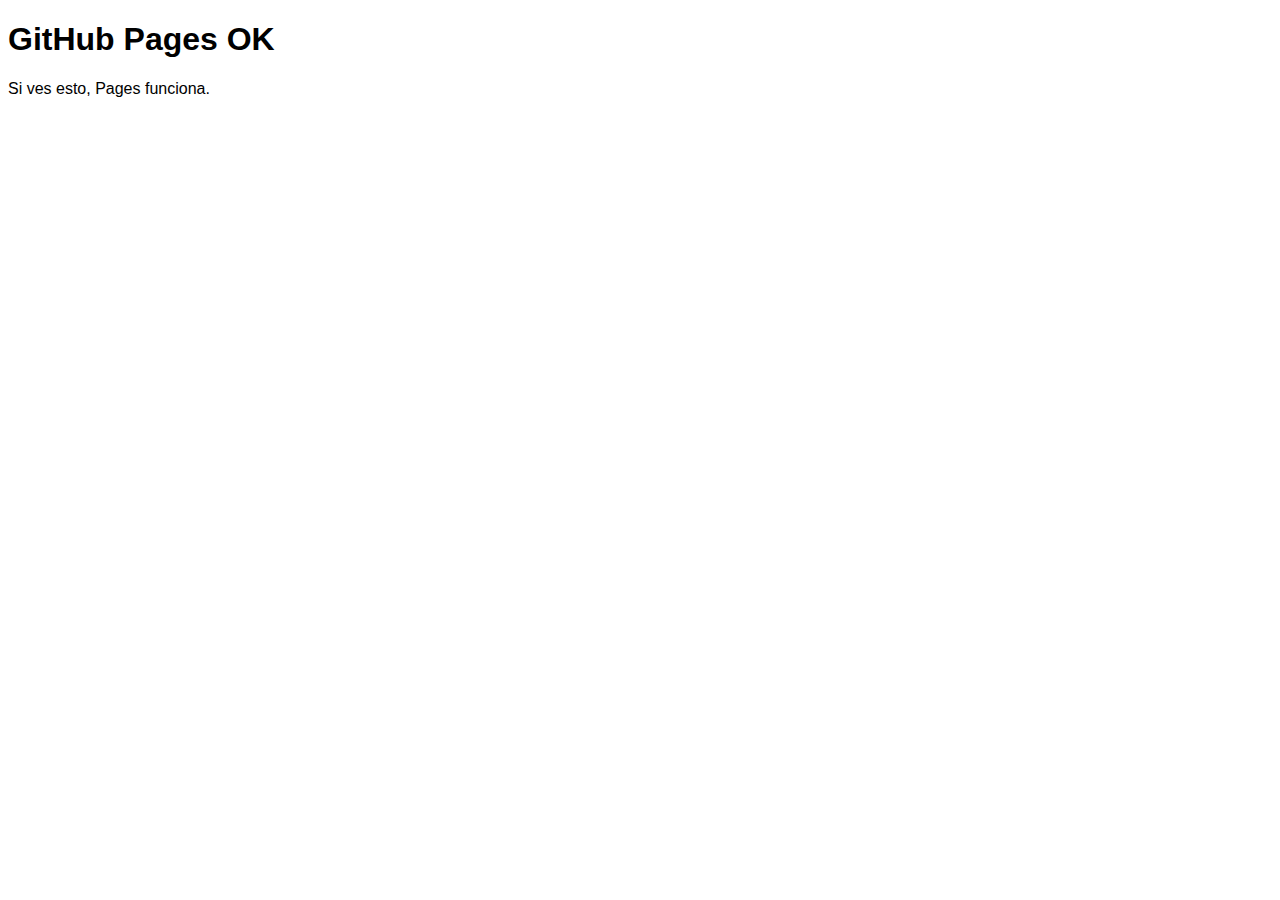
<file: index.html>
<!doctype html>
<html>
  <head><meta charset="utf-8"><title>OK</title></head>
  <body style="font-family:Arial">
    <h1>GitHub Pages OK</h1>
    <p>Si ves esto, Pages funciona.</p>
  </body>
</html>
</file>
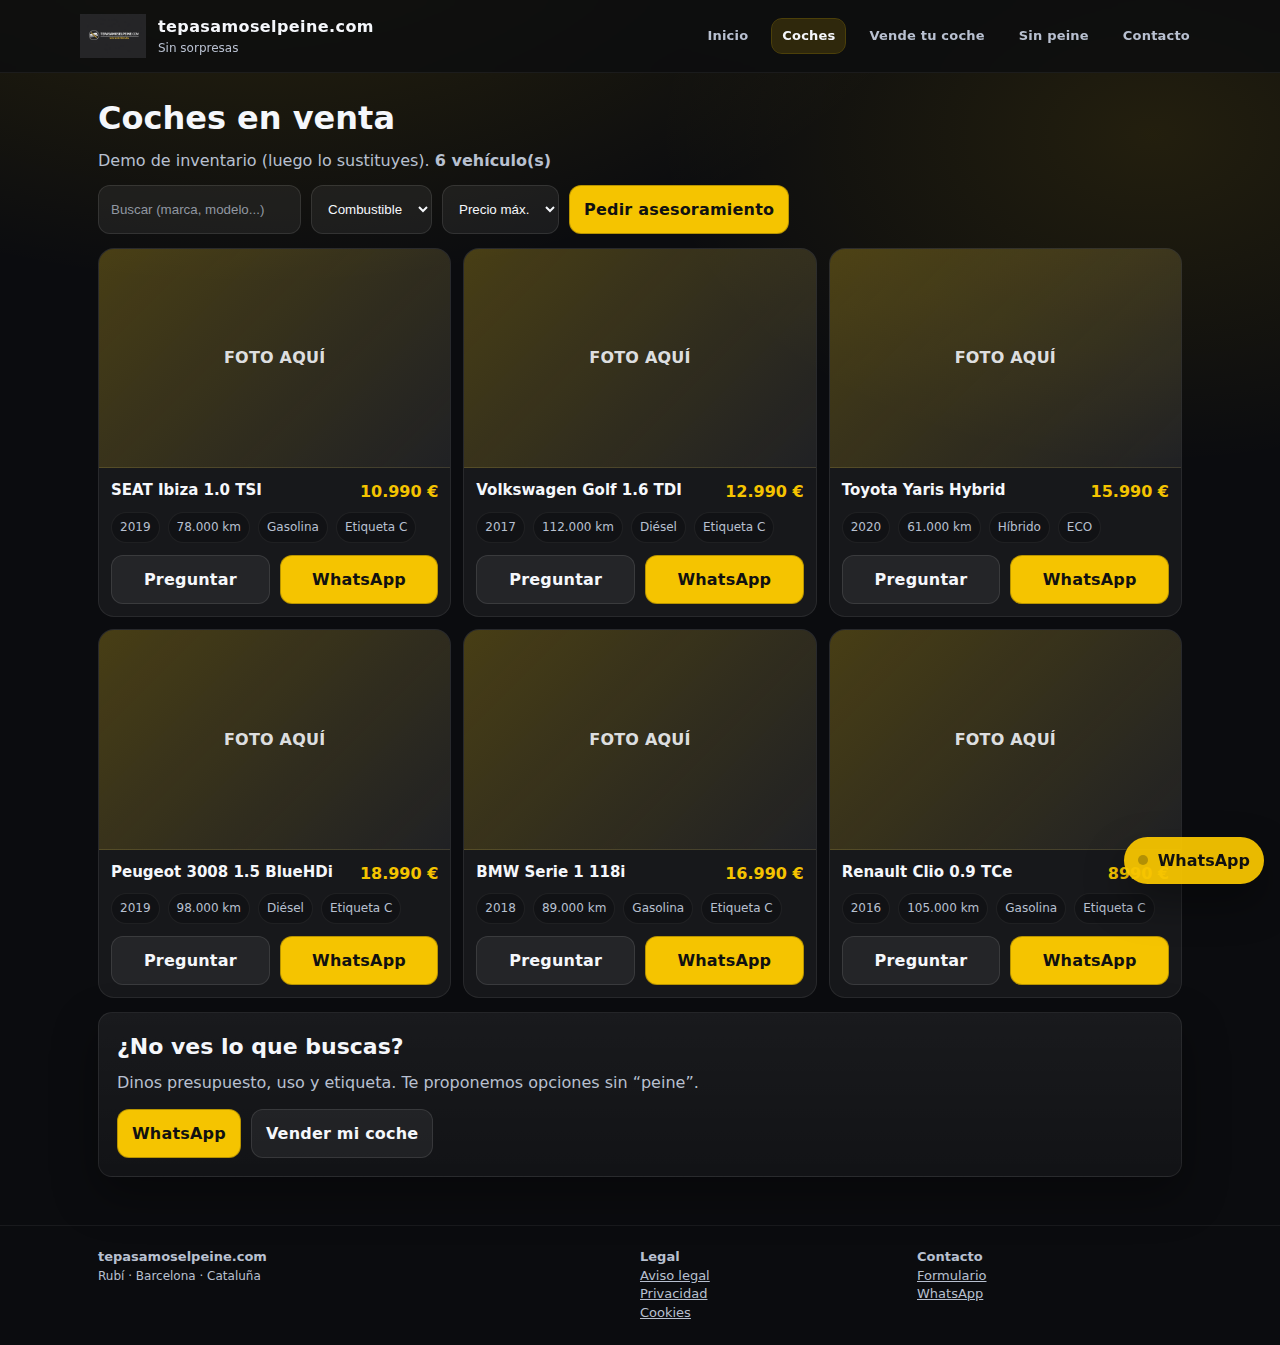
<file: coches.html>
<!doctype html>
<html lang="es">
<head>
  <meta charset="utf-8" />
  <meta name="viewport" content="width=device-width, initial-scale=1" />
  <title>Coches en venta · tepasamoselpeine.com</title>
  <meta name="description" content="Vehículos de ocasión con garantía y financiación. Transparencia total: aquí no te pasamos el peine." />
  <link rel="stylesheet" href="assets/css/styles.css" />
  <link rel="icon" href="assets/img/favicon.svg" type="image/svg+xml" />
</head>
<body>
  <header class="header">
    <div class="container header-inner">
      <a class="brand" href="index.html">
        <img src="assets/img/logo-dark.png" alt="tepasamoselpeine.com" onerror="this.src='assets/img/brandboard2.png'" />
        <div class="wordmark"><strong>tepasamoselpeine.com</strong><span>Sin sorpresas</span></div>
      </a>
      <nav class="nav">
        <a href="index.html">Inicio</a>
        <a class="active" href="coches.html">Coches</a>
        <a href="vende-tu-coche.html">Vende tu coche</a>
        <a href="sin-peine.html">Sin peine</a>
        <a href="contacto.html">Contacto</a>
      </nav>
    </div>
  </header>

  <main class="section">
    <div class="container">
      <h1 style="margin:0 0 8px">Coches en venta</h1>
      <p class="lead">Demo de inventario (luego lo sustituyes). <b data-count></b></p>

      <div class="filters">
        <input class="input" data-q placeholder="Buscar (marca, modelo...)" />
        <select data-fuel>
          <option value="all">Combustible</option>
          <option>Gasolina</option>
          <option>Diésel</option>
          <option>Híbrido</option>
        </select>
        <select data-max>
          <option value="0">Precio máx.</option>
          <option value="10000">10.000 €</option>
          <option value="15000">15.000 €</option>
          <option value="20000">20.000 €</option>
          <option value="30000">30.000 €</option>
        </select>
        <a class="btn btn-primary" href="contacto.html#whatsapp">Pedir asesoramiento</a>
      </div>

      <div class="cars" data-cars></div>

      <div class="card" style="margin-top:14px">
        <h2 style="margin:0 0 8px">¿No ves lo que buscas?</h2>
        <p class="lead" style="margin:0 0 12px">Dinos presupuesto, uso y etiqueta. Te proponemos opciones sin “peine”.</p>
        <div class="cta-row">
          <a class="btn btn-primary" href="contacto.html#whatsapp">WhatsApp</a>
          <a class="btn btn-ghost" href="vende-tu-coche.html">Vender mi coche</a>
        </div>
      </div>
    </div>
  </main>

  <footer class="footer">
    <div class="container cols">
      <div><b>tepasamoselpeine.com</b><br/><span class="small">Rubí · Barcelona · Cataluña</span></div>
      <div><b>Legal</b><br/><a href="legal.html">Aviso legal</a><br/><a href="privacidad.html">Privacidad</a><br/><a href="cookies.html">Cookies</a></div>
      <div><b>Contacto</b><br/><a href="contacto.html">Formulario</a><br/><a href="contacto.html#whatsapp">WhatsApp</a></div>
    </div>
  </footer>

  <a class="wa" id="whatsapp" href="https://wa.me/34TU_NUMERO?text=Hola%2C%20quiero%20info%20de%20vuestros%20coches." target="_blank" rel="noopener"><span class="dot"></span> WhatsApp</a>
  <script src="assets/js/app.js"></script>
</body>
</html>
</file>
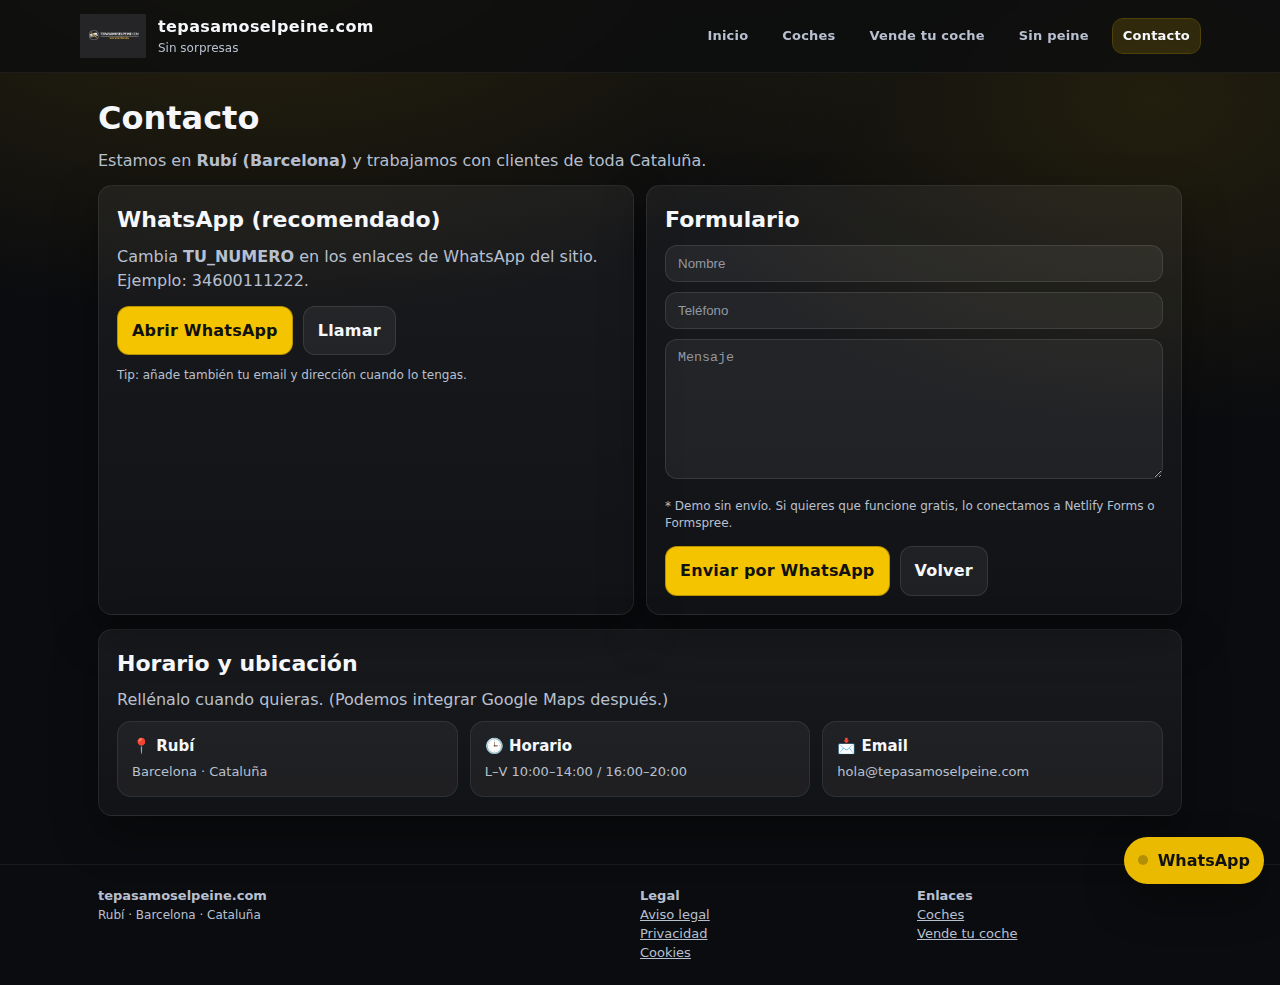
<file: contacto.html>
<!doctype html>
<html lang="es">
<head>
  <meta charset="utf-8" />
  <meta name="viewport" content="width=device-width, initial-scale=1" />
  <title>Contacto · tepasamoselpeine.com</title>
  <meta name="description" content="Contacto tepasamoselpeine.com. Rubí (Barcelona), servicio en toda Cataluña. Pregunta por WhatsApp." />
  <link rel="stylesheet" href="assets/css/styles.css" />
  <link rel="icon" href="assets/img/favicon.svg" type="image/svg+xml" />
</head>
<body>
  <header class="header">
    <div class="container header-inner">
      <a class="brand" href="index.html">
        <img src="assets/img/logo-dark.png" alt="tepasamoselpeine.com" onerror="this.src='assets/img/brandboard2.png'" />
        <div class="wordmark"><strong>tepasamoselpeine.com</strong><span>Sin sorpresas</span></div>
      </a>
      <nav class="nav">
        <a href="index.html">Inicio</a>
        <a href="coches.html">Coches</a>
        <a href="vende-tu-coche.html">Vende tu coche</a>
        <a href="sin-peine.html">Sin peine</a>
        <a class="active" href="contacto.html">Contacto</a>
      </nav>
    </div>
  </header>

  <main class="section">
    <div class="container">
      <h1 style="margin:0 0 8px">Contacto</h1>
      <p class="lead">Estamos en <b>Rubí (Barcelona)</b> y trabajamos con clientes de toda Cataluña.</p>

      <div class="grid-2">
        <div class="card" id="whatsapp">
          <h2 style="margin-top:0">WhatsApp (recomendado)</h2>
          <p class="lead">Cambia <b>TU_NUMERO</b> en los enlaces de WhatsApp del sitio. Ejemplo: 34600111222.</p>
          <div class="cta-row">
            <a class="btn btn-primary" href="https://wa.me/34TU_NUMERO?text=Hola%2C%20vengo%20de%20tepasamoselpeine.com%20y%20quiero%20info." target="_blank" rel="noopener">Abrir WhatsApp</a>
            <a class="btn btn-ghost" href="tel:+34TU_NUMERO">Llamar</a>
          </div>
          <p class="small">Tip: añade también tu email y dirección cuando lo tengas.</p>
        </div>

        <div class="card">
          <h2 style="margin-top:0">Formulario</h2>
          <form>
            <input class="input" style="width:100%" name="nombre" placeholder="Nombre" required>
            <div style="height:10px"></div>
            <input class="input" style="width:100%" name="telefono" placeholder="Teléfono" required>
            <div style="height:10px"></div>
            <textarea class="input" style="width:100%;min-height:140px" name="mensaje" placeholder="Mensaje" required></textarea>
            <p class="small">* Demo sin envío. Si quieres que funcione gratis, lo conectamos a Netlify Forms o Formspree.</p>
            <div class="cta-row">
              <a class="btn btn-primary" href="#whatsapp">Enviar por WhatsApp</a>
              <a class="btn btn-ghost" href="index.html">Volver</a>
            </div>
          </form>
        </div>
      </div>

      <div class="card" style="margin-top:14px">
        <h2 style="margin:0 0 8px">Horario y ubicación</h2>
        <p class="lead" style="margin:0">Rellénalo cuando quieras. (Podemos integrar Google Maps después.)</p>
        <div class="grid-3" style="margin-top:10px">
          <div class="feature"><h3>📍 Rubí</h3><p>Barcelona · Cataluña</p></div>
          <div class="feature"><h3>🕒 Horario</h3><p>L–V 10:00–14:00 / 16:00–20:00</p></div>
          <div class="feature"><h3>📩 Email</h3><p>hola@tepasamoselpeine.com</p></div>
        </div>
      </div>
    </div>
  </main>

  <footer class="footer">
    <div class="container cols">
      <div><b>tepasamoselpeine.com</b><br/><span class="small">Rubí · Barcelona · Cataluña</span></div>
      <div><b>Legal</b><br/><a href="legal.html">Aviso legal</a><br/><a href="privacidad.html">Privacidad</a><br/><a href="cookies.html">Cookies</a></div>
      <div><b>Enlaces</b><br/><a href="coches.html">Coches</a><br/><a href="vende-tu-coche.html">Vende tu coche</a></div>
    </div>
  </footer>

  <a class="wa" href="https://wa.me/34TU_NUMERO?text=Hola%2C%20vengo%20de%20tepasamoselpeine.com%20y%20quiero%20info." target="_blank" rel="noopener"><span class="dot"></span> WhatsApp</a>
  <script src="assets/js/app.js"></script>
</body>
</html>
</file>
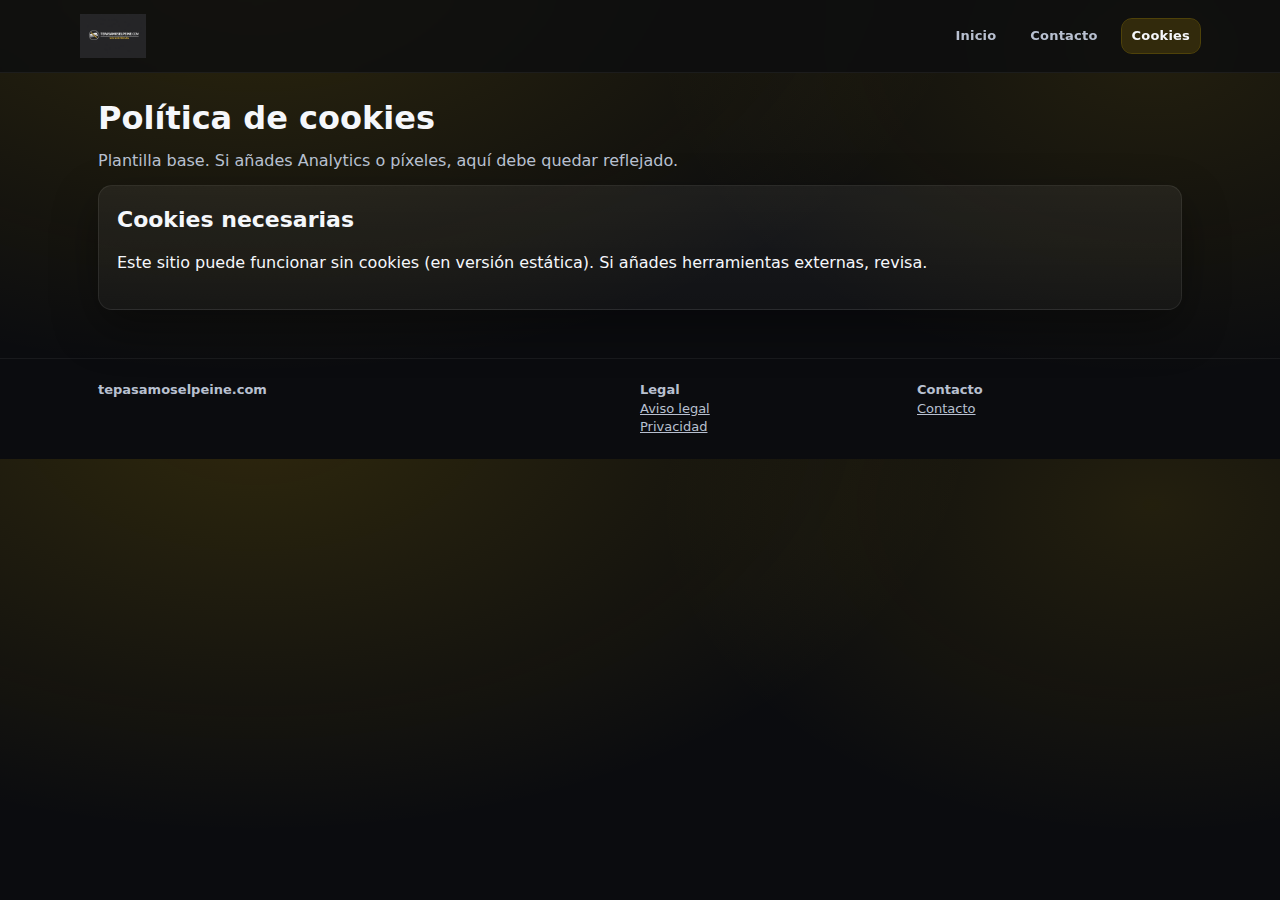
<file: cookies.html>
<!doctype html>
<html lang="es"><head>
<meta charset="utf-8" />
<meta name="viewport" content="width=device-width, initial-scale=1" />
<title>Política de cookies · tepasamoselpeine.com</title>
<link rel="stylesheet" href="assets/css/styles.css" />
<link rel="icon" href="assets/img/favicon.svg" type="image/svg+xml" />
</head><body>
<header class="header"><div class="container header-inner">
<a class="brand" href="index.html"><img src="assets/img/logo-dark.png" alt="tepasamoselpeine.com" onerror="this.src='assets/img/brandboard2.png'" /></a>
<nav class="nav"><a href="index.html">Inicio</a><a href="contacto.html">Contacto</a><a class="active" href="cookies.html">Cookies</a></nav>
</div></header>
<main class="section"><div class="container">
<h1 style="margin:0 0 8px">Política de cookies</h1>
<p class="lead">Plantilla base. Si añades Analytics o píxeles, aquí debe quedar reflejado.</p>
<div class="card">
  <h2 style="margin-top:0">Cookies necesarias</h2>
  <p>Este sitio puede funcionar sin cookies (en versión estática). Si añades herramientas externas, revisa.</p>
</div>
</div></main>
<footer class="footer"><div class="container cols"><div><b>tepasamoselpeine.com</b></div><div><b>Legal</b><br/><a href="legal.html">Aviso legal</a><br/><a href="privacidad.html">Privacidad</a></div><div><b>Contacto</b><br/><a href="contacto.html">Contacto</a></div></div></footer>
</body></html>
</file>
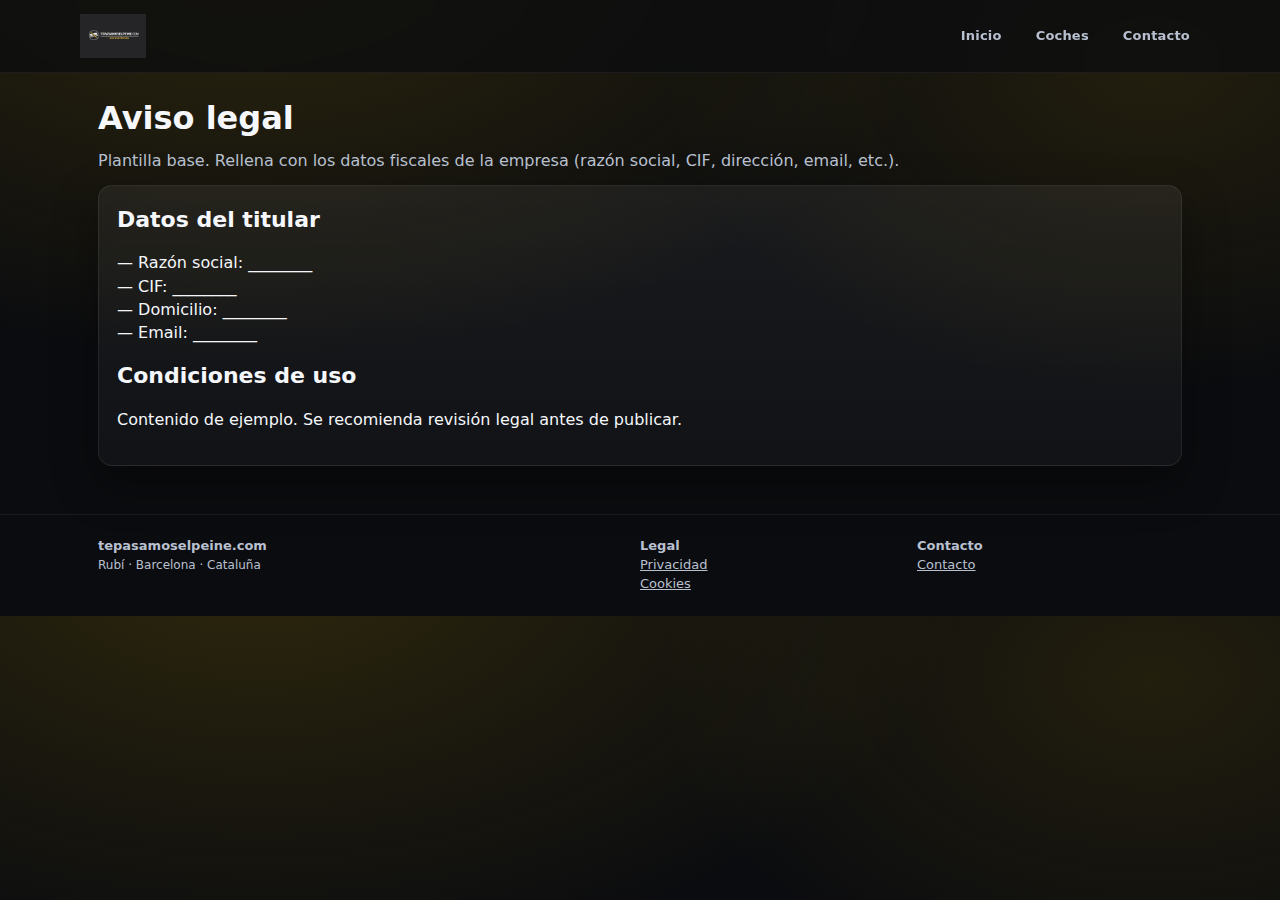
<file: legal.html>
<!doctype html>
<html lang="es"><head>
<meta charset="utf-8" />
<meta name="viewport" content="width=device-width, initial-scale=1" />
<title>Aviso legal · tepasamoselpeine.com</title>
<link rel="stylesheet" href="assets/css/styles.css" />
<link rel="icon" href="assets/img/favicon.svg" type="image/svg+xml" />
</head><body>
<header class="header"><div class="container header-inner">
<a class="brand" href="index.html"><img src="assets/img/logo-dark.png" alt="tepasamoselpeine.com" onerror="this.src='assets/img/brandboard2.png'" /></a>
<nav class="nav"><a href="index.html">Inicio</a><a href="coches.html">Coches</a><a href="contacto.html">Contacto</a></nav>
</div></header>
<main class="section"><div class="container">
<h1 style="margin:0 0 8px">Aviso legal</h1>
<p class="lead">Plantilla base. Rellena con los datos fiscales de la empresa (razón social, CIF, dirección, email, etc.).</p>
<div class="card">
  <h2 style="margin-top:0">Datos del titular</h2>
  <p>— Razón social: ________<br/>— CIF: ________<br/>— Domicilio: ________<br/>— Email: ________</p>
  <h2>Condiciones de uso</h2>
  <p>Contenido de ejemplo. Se recomienda revisión legal antes de publicar.</p>
</div>
</div></main>
<footer class="footer"><div class="container cols"><div><b>tepasamoselpeine.com</b><br/><span class="small">Rubí · Barcelona · Cataluña</span></div><div><b>Legal</b><br/><a href="privacidad.html">Privacidad</a><br/><a href="cookies.html">Cookies</a></div><div><b>Contacto</b><br/><a href="contacto.html">Contacto</a></div></div></footer>
</body></html>
</file>
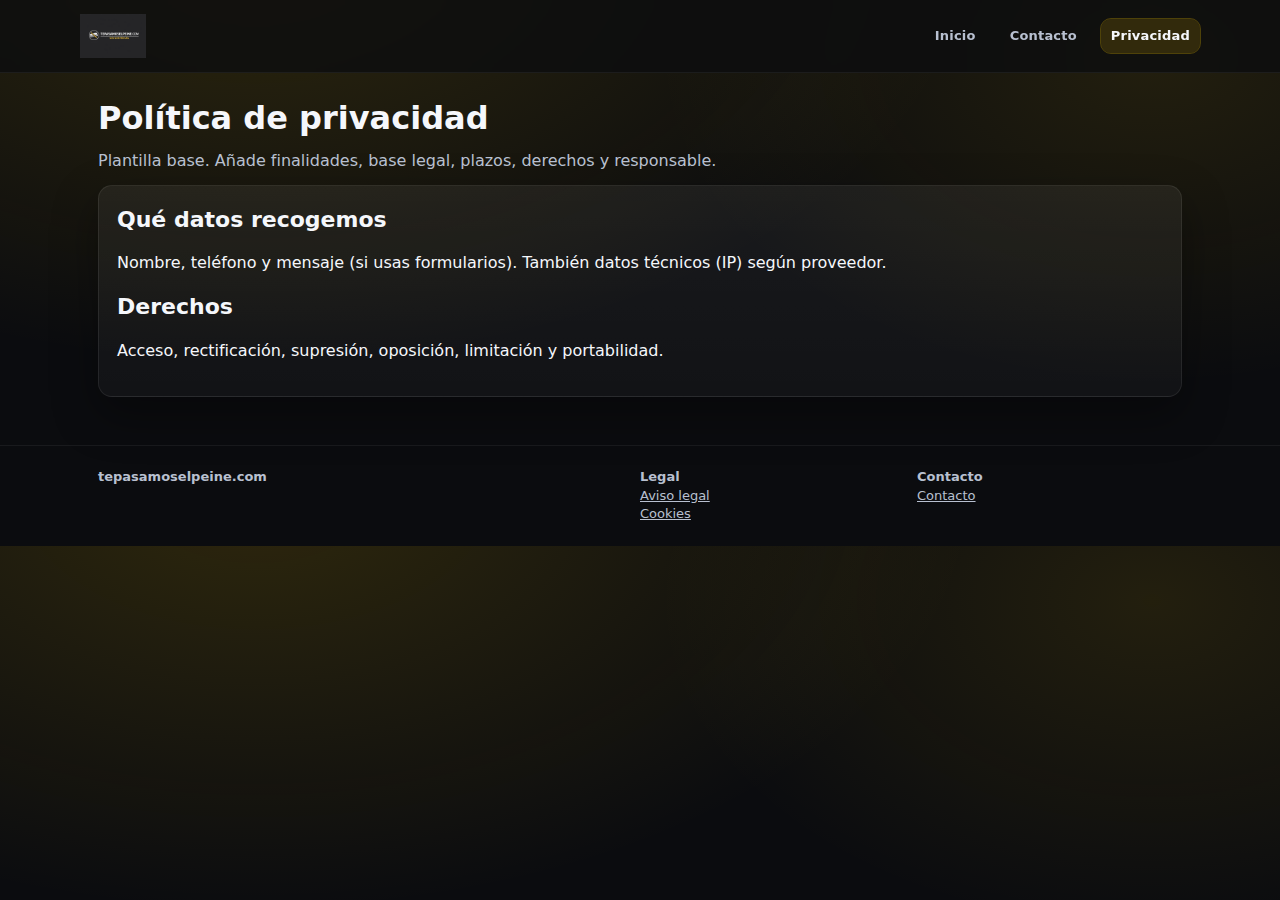
<file: privacidad.html>
<!doctype html>
<html lang="es"><head>
<meta charset="utf-8" />
<meta name="viewport" content="width=device-width, initial-scale=1" />
<title>Política de privacidad · tepasamoselpeine.com</title>
<link rel="stylesheet" href="assets/css/styles.css" />
<link rel="icon" href="assets/img/favicon.svg" type="image/svg+xml" />
</head><body>
<header class="header"><div class="container header-inner">
<a class="brand" href="index.html"><img src="assets/img/logo-dark.png" alt="tepasamoselpeine.com" onerror="this.src='assets/img/brandboard2.png'" /></a>
<nav class="nav"><a href="index.html">Inicio</a><a href="contacto.html">Contacto</a><a class="active" href="privacidad.html">Privacidad</a></nav>
</div></header>
<main class="section"><div class="container">
<h1 style="margin:0 0 8px">Política de privacidad</h1>
<p class="lead">Plantilla base. Añade finalidades, base legal, plazos, derechos y responsable.</p>
<div class="card">
  <h2 style="margin-top:0">Qué datos recogemos</h2>
  <p>Nombre, teléfono y mensaje (si usas formularios). También datos técnicos (IP) según proveedor.</p>
  <h2>Derechos</h2>
  <p>Acceso, rectificación, supresión, oposición, limitación y portabilidad.</p>
</div>
</div></main>
<footer class="footer"><div class="container cols"><div><b>tepasamoselpeine.com</b></div><div><b>Legal</b><br/><a href="legal.html">Aviso legal</a><br/><a href="cookies.html">Cookies</a></div><div><b>Contacto</b><br/><a href="contacto.html">Contacto</a></div></div></footer>
</body></html>
</file>
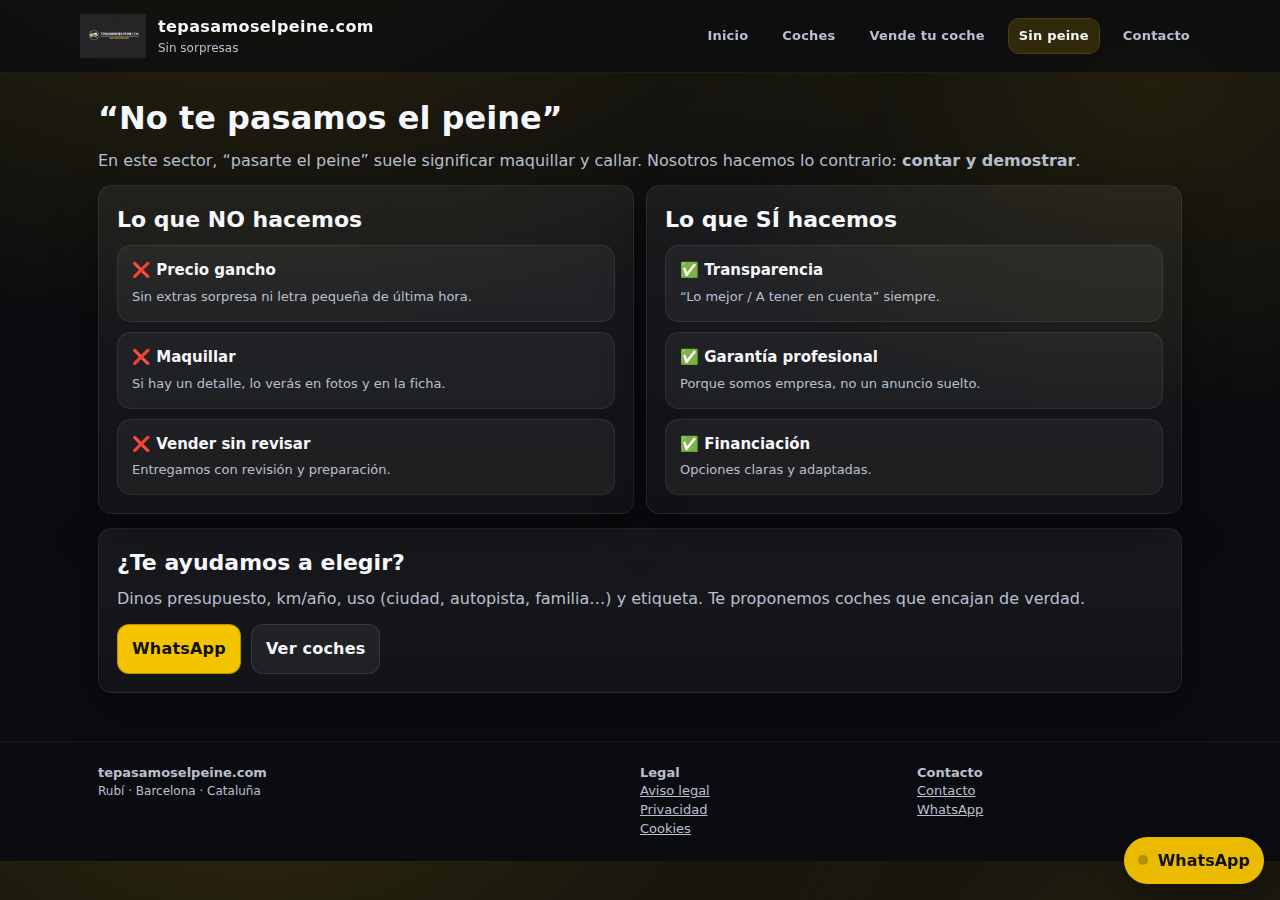
<file: sin-peine.html>
<!doctype html>
<html lang="es">
<head>
  <meta charset="utf-8" />
  <meta name="viewport" content="width=device-width, initial-scale=1" />
  <title>Sin peine · tepasamoselpeine.com</title>
  <meta name="description" content="Nuestro método: coches revisados, documentación clara y transparencia total. Los únicos que no te pasamos el peine." />
  <link rel="stylesheet" href="assets/css/styles.css" />
  <link rel="icon" href="assets/img/favicon.svg" type="image/svg+xml" />
</head>
<body>
  <header class="header">
    <div class="container header-inner">
      <a class="brand" href="index.html">
        <img src="assets/img/logo-dark.png" alt="tepasamoselpeine.com" onerror="this.src='assets/img/brandboard2.png'" />
        <div class="wordmark"><strong>tepasamoselpeine.com</strong><span>Sin sorpresas</span></div>
      </a>
      <nav class="nav">
        <a href="index.html">Inicio</a>
        <a href="coches.html">Coches</a>
        <a href="vende-tu-coche.html">Vende tu coche</a>
        <a class="active" href="sin-peine.html">Sin peine</a>
        <a href="contacto.html">Contacto</a>
      </nav>
    </div>
  </header>

  <main class="section">
    <div class="container">
      <h1 style="margin:0 0 8px">“No te pasamos el peine”</h1>
      <p class="lead">En este sector, “pasarte el peine” suele significar maquillar y callar. Nosotros hacemos lo contrario: <b>contar y demostrar</b>.</p>

      <div class="grid-2">
        <div class="card">
          <h2 style="margin-top:0">Lo que NO hacemos</h2>
          <div class="grid-3" style="grid-template-columns:1fr;gap:10px">
            <div class="feature"><h3>❌ Precio gancho</h3><p>Sin extras sorpresa ni letra pequeña de última hora.</p></div>
            <div class="feature"><h3>❌ Maquillar</h3><p>Si hay un detalle, lo verás en fotos y en la ficha.</p></div>
            <div class="feature"><h3>❌ Vender sin revisar</h3><p>Entregamos con revisión y preparación.</p></div>
          </div>
        </div>
        <div class="card">
          <h2 style="margin-top:0">Lo que SÍ hacemos</h2>
          <div class="grid-3" style="grid-template-columns:1fr;gap:10px">
            <div class="feature"><h3>✅ Transparencia</h3><p>“Lo mejor / A tener en cuenta” siempre.</p></div>
            <div class="feature"><h3>✅ Garantía profesional</h3><p>Porque somos empresa, no un anuncio suelto.</p></div>
            <div class="feature"><h3>✅ Financiación</h3><p>Opciones claras y adaptadas.</p></div>
          </div>
        </div>
      </div>

      <div class="card" style="margin-top:14px">
        <h2 style="margin:0 0 8px">¿Te ayudamos a elegir?</h2>
        <p class="lead" style="margin:0 0 12px">Dinos presupuesto, km/año, uso (ciudad, autopista, familia…) y etiqueta. Te proponemos coches que encajan de verdad.</p>
        <div class="cta-row">
          <a class="btn btn-primary" href="contacto.html#whatsapp">WhatsApp</a>
          <a class="btn btn-ghost" href="coches.html">Ver coches</a>
        </div>
      </div>
    </div>
  </main>

  <footer class="footer">
    <div class="container cols">
      <div><b>tepasamoselpeine.com</b><br/><span class="small">Rubí · Barcelona · Cataluña</span></div>
      <div><b>Legal</b><br/><a href="legal.html">Aviso legal</a><br/><a href="privacidad.html">Privacidad</a><br/><a href="cookies.html">Cookies</a></div>
      <div><b>Contacto</b><br/><a href="contacto.html">Contacto</a><br/><a href="contacto.html#whatsapp">WhatsApp</a></div>
    </div>
  </footer>

  <a class="wa" id="whatsapp" href="https://wa.me/34TU_NUMERO?text=Hola%2C%20me%20gusta%20vuestro%20m%C3%A9todo%20sin%20peine.%20Quiero%20info." target="_blank" rel="noopener"><span class="dot"></span> WhatsApp</a>
</body>
</html>
</file>
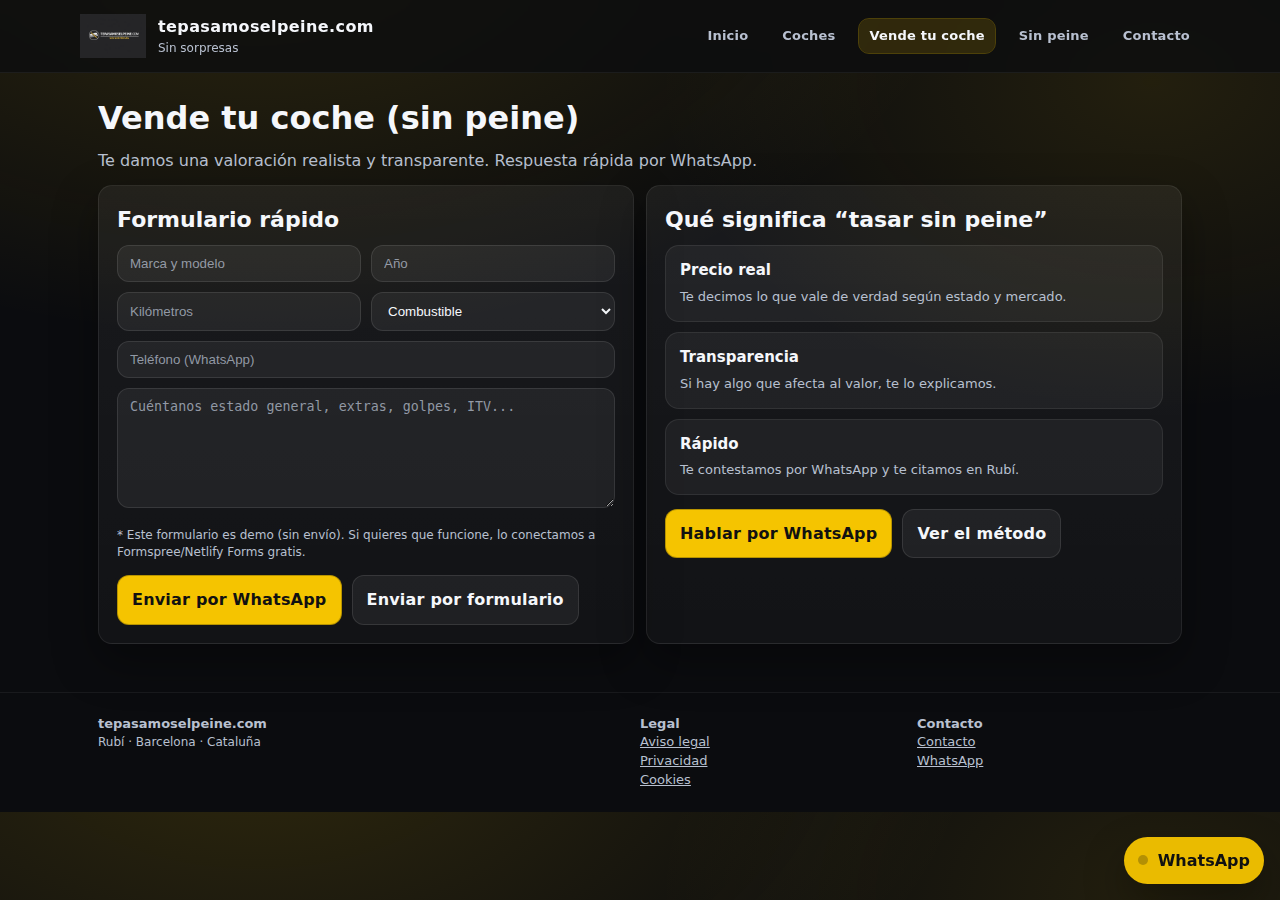
<file: vende-tu-coche.html>
<!doctype html>
<html lang="es">
<head>
  <meta charset="utf-8" />
  <meta name="viewport" content="width=device-width, initial-scale=1" />
  <title>Vende tu coche · tepasamoselpeine.com</title>
  <meta name="description" content="Tasación y compra de tu coche en Rubí (Barcelona). Te lo tasamos sin peine: claro, rápido y transparente." />
  <link rel="stylesheet" href="assets/css/styles.css" />
  <link rel="icon" href="assets/img/favicon.svg" type="image/svg+xml" />
</head>
<body>
  <header class="header">
    <div class="container header-inner">
      <a class="brand" href="index.html">
        <img src="assets/img/logo-dark.png" alt="tepasamoselpeine.com" onerror="this.src='assets/img/brandboard2.png'" />
        <div class="wordmark"><strong>tepasamoselpeine.com</strong><span>Sin sorpresas</span></div>
      </a>
      <nav class="nav">
        <a href="index.html">Inicio</a>
        <a href="coches.html">Coches</a>
        <a class="active" href="vende-tu-coche.html">Vende tu coche</a>
        <a href="sin-peine.html">Sin peine</a>
        <a href="contacto.html">Contacto</a>
      </nav>
    </div>
  </header>

  <main class="section">
    <div class="container">
      <h1 style="margin:0 0 8px">Vende tu coche (sin peine)</h1>
      <p class="lead">Te damos una valoración realista y transparente. Respuesta rápida por WhatsApp.</p>

      <div class="grid-2">
        <div class="card">
          <h2 style="margin-top:0">Formulario rápido</h2>
          <form>
            <div class="grid-2" style="gap:10px">
              <input class="input" placeholder="Marca y modelo" required>
              <input class="input" placeholder="Año" required>
              <input class="input" placeholder="Kilómetros" required>
              <select>
                <option>Combustible</option>
                <option>Gasolina</option>
                <option>Diésel</option>
                <option>Híbrido</option>
                <option>Eléctrico</option>
              </select>
            </div>
            <div style="margin-top:10px">
              <input class="input" style="width:100%" placeholder="Teléfono (WhatsApp)" required>
            </div>
            <div style="margin-top:10px">
              <textarea class="input" style="width:100%;min-height:120px" placeholder="Cuéntanos estado general, extras, golpes, ITV..." required></textarea>
            </div>
            <p class="small">* Este formulario es demo (sin envío). Si quieres que funcione, lo conectamos a Formspree/Netlify Forms gratis.</p>
            <div class="cta-row">
              <a class="btn btn-primary" href="contacto.html#whatsapp">Enviar por WhatsApp</a>
              <a class="btn btn-ghost" href="contacto.html">Enviar por formulario</a>
            </div>
          </form>
        </div>

        <div class="card">
          <h2 style="margin-top:0">Qué significa “tasar sin peine”</h2>
          <div class="grid-3" style="grid-template-columns:1fr;gap:10px">
            <div class="feature"><h3>Precio real</h3><p>Te decimos lo que vale de verdad según estado y mercado.</p></div>
            <div class="feature"><h3>Transparencia</h3><p>Si hay algo que afecta al valor, te lo explicamos.</p></div>
            <div class="feature"><h3>Rápido</h3><p>Te contestamos por WhatsApp y te citamos en Rubí.</p></div>
          </div>
          <div class="cta-row" style="margin-top:14px">
            <a class="btn btn-primary" href="contacto.html#whatsapp">Hablar por WhatsApp</a>
            <a class="btn btn-ghost" href="sin-peine.html">Ver el método</a>
          </div>
        </div>
      </div>
    </div>
  </main>

  <footer class="footer">
    <div class="container cols">
      <div><b>tepasamoselpeine.com</b><br/><span class="small">Rubí · Barcelona · Cataluña</span></div>
      <div><b>Legal</b><br/><a href="legal.html">Aviso legal</a><br/><a href="privacidad.html">Privacidad</a><br/><a href="cookies.html">Cookies</a></div>
      <div><b>Contacto</b><br/><a href="contacto.html">Contacto</a><br/><a href="contacto.html#whatsapp">WhatsApp</a></div>
    </div>
  </footer>

  <a class="wa" id="whatsapp" href="https://wa.me/34TU_NUMERO?text=Hola%2C%20quiero%20tasar%20mi%20coche%20(sin%20peine)." target="_blank" rel="noopener"><span class="dot"></span> WhatsApp</a>
</body>
</html>
</file>
<file: assets/css/styles.css>
:root{
  --bg:#0b0c0f;
  --panel:#111318;
  --text:#f5f7fb;
  --muted:#b8c0d0;
  --brand:#f5c400; /* amarillo automoción */
  --line:#232838;
  --radius:14px;
}
*{box-sizing:border-box}
html,body{margin:0;padding:0}
body{
  font-family: system-ui, -apple-system, Segoe UI, Roboto, Arial, sans-serif;
  background: radial-gradient(1200px 700px at 20% -10%, rgba(245,196,0,.15), transparent 60%),
              radial-gradient(900px 600px at 90% 10%, rgba(245,196,0,.10), transparent 55%),
              var(--bg);
  color:var(--text);
  line-height:1.45;
}
a{color:inherit}
.container{max-width:1120px;margin:0 auto;padding:0 18px}

/* Header */
.header{
  position:sticky;top:0;z-index:50;
  background:rgba(11,12,15,.75);
  backdrop-filter: blur(10px);
  border-bottom:1px solid rgba(255,255,255,.06);
}
.header-inner{display:flex;align-items:center;justify-content:space-between;gap:16px;padding:14px 0}
.brand{display:flex;align-items:center;gap:12px;text-decoration:none}
.brand img{height:44px;width:auto;display:block}
.brand .wordmark{display:flex;flex-direction:column;gap:2px}
.brand .wordmark strong{letter-spacing:.4px}
.brand .wordmark span{color:var(--muted);font-size:12px}

.nav{display:flex;gap:14px;align-items:center;flex-wrap:wrap}
.nav a{color:var(--muted);text-decoration:none;font-weight:700;font-size:13px;letter-spacing:.2px;padding:8px 10px;border-radius:10px}
.nav a:hover{background:rgba(255,255,255,.06);color:var(--text)}
.nav a.active{background:rgba(245,196,0,.15);color:var(--text);outline:1px solid rgba(245,196,0,.28)}

/* Hero */
.hero{padding:64px 0 26px}
.hero-grid{display:grid;grid-template-columns:1.25fr .75fr;gap:18px;align-items:stretch}
.card{
  background:linear-gradient(180deg, rgba(255,255,255,.06), rgba(255,255,255,.03));
  border:1px solid rgba(255,255,255,.08);
  border-radius:var(--radius);
  padding:18px;
  box-shadow: 0 18px 45px rgba(0,0,0,.35);
}
.hero h1{margin:0 0 10px;font-size:44px;line-height:1.05}
.hero p{margin:0 0 16px;color:var(--muted);font-size:16px}
.badges{display:flex;flex-wrap:wrap;gap:10px;margin:12px 0 0}
.badge{display:inline-flex;gap:8px;align-items:center;padding:8px 10px;border-radius:999px;background:rgba(255,255,255,.06);border:1px solid rgba(255,255,255,.08);font-weight:700;font-size:12px;color:var(--text)}
.badge i{display:inline-block;width:8px;height:8px;border-radius:50%;background:var(--brand)}

.cta-row{display:flex;flex-wrap:wrap;gap:10px;margin-top:14px}
.btn{
  display:inline-flex;align-items:center;justify-content:center;gap:10px;
  padding:12px 14px;border-radius:12px;
  text-decoration:none;font-weight:900;letter-spacing:.2px;
  border:1px solid rgba(255,255,255,.10);
}
.btn-primary{background:var(--brand);color:#111;border-color:rgba(0,0,0,.25)}
.btn-primary:hover{filter:brightness(1.03)}
.btn-ghost{background:rgba(255,255,255,.06);color:var(--text)}
.btn-ghost:hover{background:rgba(255,255,255,.09)}

.kpis{display:grid;grid-template-columns:repeat(3,1fr);gap:10px;margin-top:10px}
.kpi{padding:12px;border-radius:14px;background:rgba(0,0,0,.22);border:1px solid rgba(255,255,255,.06)}
.kpi b{display:block;font-size:18px}
.kpi span{color:var(--muted);font-size:12px}

/* Sections */
.section{padding:22px 0}
.section h2{margin:0 0 10px;font-size:22px}
.section p.lead{margin:0 0 12px;color:var(--muted)}
.grid-3{display:grid;grid-template-columns:repeat(3,1fr);gap:12px}
.grid-2{display:grid;grid-template-columns:repeat(2,1fr);gap:12px}
.feature{padding:14px;border-radius:14px;background:rgba(255,255,255,.05);border:1px solid rgba(255,255,255,.08)}
.feature h3{margin:0 0 6px;font-size:15px}
.feature p{margin:0;color:var(--muted);font-size:13px}

/* Inventory */
.filters{display:flex;flex-wrap:wrap;gap:10px;margin:10px 0 14px}
.input, select{
  background:rgba(255,255,255,.06);
  border:1px solid rgba(255,255,255,.10);
  color:var(--text);
  padding:10px 12px;border-radius:12px;
  outline:none;
}
.input::placeholder{color:rgba(184,192,208,.75)}

.cars{display:grid;grid-template-columns:repeat(3,1fr);gap:12px}
.car{
  overflow:hidden;
  border-radius:16px;
  background:rgba(255,255,255,.05);
  border:1px solid rgba(255,255,255,.08);
}
.car .thumb{
  aspect-ratio: 16/10;
  background:linear-gradient(135deg, rgba(245,196,0,.22), rgba(255,255,255,.04));
  display:flex;align-items:center;justify-content:center;
  border-bottom:1px solid rgba(255,255,255,.08);
}
.car .thumb span{color:rgba(245,247,251,.9);font-weight:900;letter-spacing:.2px}
.car .body{padding:12px}
.car .title{display:flex;justify-content:space-between;gap:10px;align-items:flex-start}
.car h3{margin:0;font-size:15px}
.price{font-weight:900;color:var(--brand)}
.meta{margin-top:8px;display:flex;flex-wrap:wrap;gap:8px;color:var(--muted);font-size:12px}
.meta .pill{padding:6px 8px;border-radius:999px;background:rgba(0,0,0,.22);border:1px solid rgba(255,255,255,.06)}
.car .actions{display:flex;gap:10px;margin-top:12px}
.car .actions a{flex:1}

/* Footer */
.footer{margin-top:26px;border-top:1px solid rgba(255,255,255,.06);padding:22px 0;color:var(--muted);font-size:13px}
.footer a{color:var(--muted)}
.footer .cols{display:grid;grid-template-columns:2fr 1fr 1fr;gap:12px}
.small{font-size:12px;color:var(--muted)}

/* WhatsApp floating */
.wa{
  position:fixed;right:16px;bottom:16px;z-index:80;
  display:flex;align-items:center;gap:10px;
  padding:12px 14px;border-radius:999px;
  background:rgba(245,196,0,.95);
  color:#111;text-decoration:none;font-weight:900;
  box-shadow:0 18px 40px rgba(0,0,0,.35);
}
.wa:hover{filter:brightness(1.03)}
.wa .dot{width:10px;height:10px;border-radius:50%;background:#111;opacity:.25}

/* Responsive */
@media (max-width: 920px){
  .hero-grid{grid-template-columns:1fr}
  .cars{grid-template-columns:repeat(2,1fr)}
  .grid-3{grid-template-columns:1fr}
  .footer .cols{grid-template-columns:1fr}
  .brand .wordmark{display:none}
}
@media (max-width: 560px){
  .hero h1{font-size:34px}
  .cars{grid-template-columns:1fr}
  .kpis{grid-template-columns:1fr}
}
</file>
